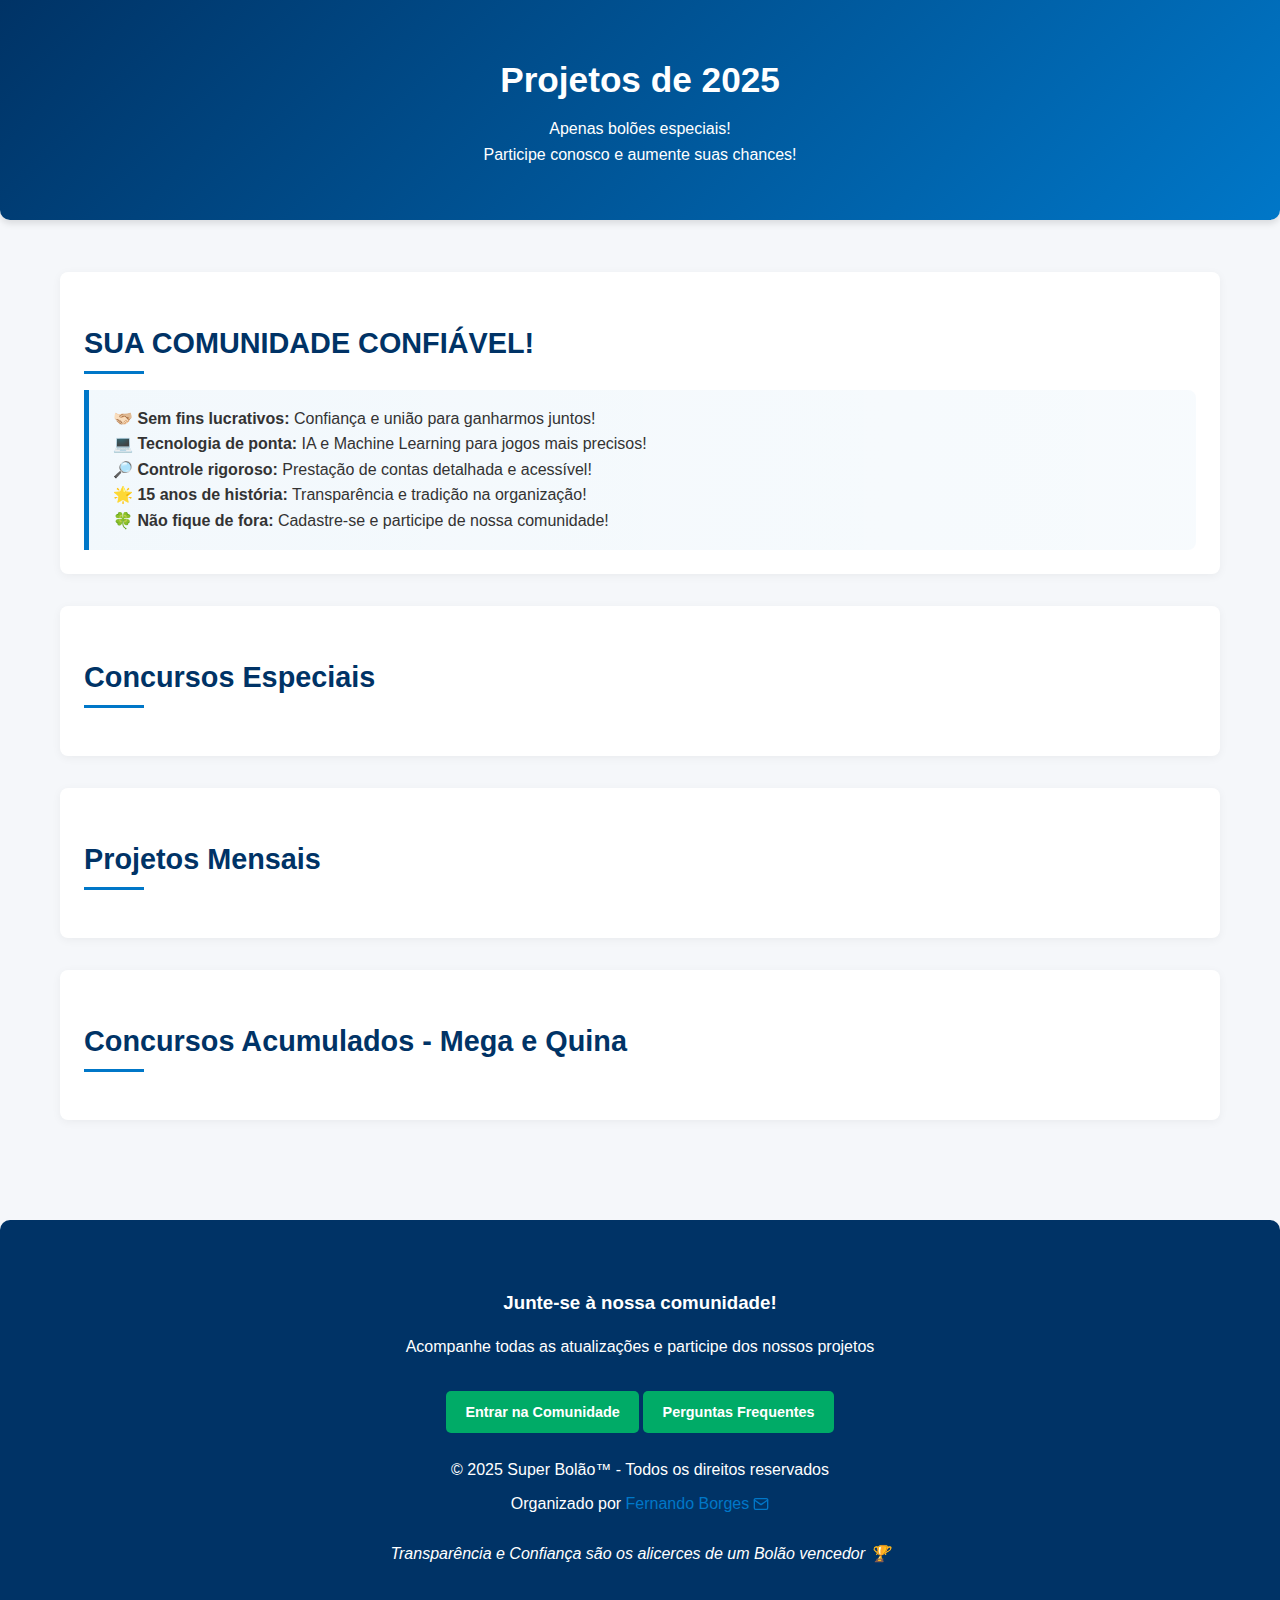
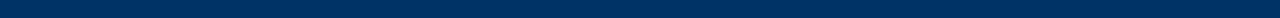
<file: index.html>
<!-- index.html com box adicionado logo após o título -->
<!DOCTYPE html>
<html lang="pt-BR">
<head>
  <meta charset="UTF-8">
  <meta name="viewport" content="width=device-width, initial-scale=1.0">
  <title>Bolões Especiais - Projetos 2025</title>
  <link rel="stylesheet" href="css/styles.css">
  <script defer src="js/config.js"></script>
  <script defer src="js/project-loader.js"></script>
</head>
<body>
  <div id="avisoTopo" class="aviso-topo" style="display: none;">
  <span id="mensagemAviso"></span>
  <a id="btnParticipar" href="#" class="btn-aviso">Quero participar!</a>
</div>
  <header>
    <div class="container">
      <h1>Projetos de 2025</h1>
      <p>Apenas bolões especiais!<br>Participe conosco e aumente suas chances!</p>
    </div>
  </header>

  <div class="container">
    <!-- NOVO box logo após o título -->
  <div class="card comunidade-info">
    <h2>SUA COMUNIDADE CONFIÁVEL!</h2>
    <div class="comunidade-conteudo">
      <p>🫱🏻‍🫲🏼 <strong>Sem fins lucrativos:</strong> Confiança e união para ganharmos juntos!</p>
      <p>💻 <strong>Tecnologia de ponta:</strong> IA e Machine Learning para jogos mais precisos!</p>
      <p>🔎 <strong>Controle rigoroso:</strong> Prestação de contas detalhada e acessível!</p>
      <p>🌟 <strong>15 anos de história:</strong> Transparência e tradição na organização!</p>
      <p>🍀 <strong>Não fique de fora:</strong> Cadastre-se e participe de nossa comunidade!</p>
    </div>
  </div>
    
    <div class="card" id="especiais-section">
      <h2>Concursos Especiais</h2>
      <div class="project-grid" id="especiais-list"></div>
    </div>

    <div class="card" id="mensais-section">
      <h2>Projetos Mensais</h2>
      <div class="project-grid" id="mensais-list"></div>
    </div>

    <div class="card" id="acumulados-section">
      <h2>Concursos Acumulados - Mega e Quina</h2>
      <div class="project-grid" id="acumulados-list"></div>
    </div>
  </div>

<!-- trecho do rodapé atualizado -->
<footer>
  <div class="container">
    <h3>Junte-se à nossa comunidade!</h3>
    <p style="margin: 1rem 0;">Acompanhe todas as atualizações e participe dos nossos projetos</p>

    <a href="https://docs.google.com/forms/d/e/1FAIpQLSeGURdHgTYpsLF4hcW45xlHJGkdqv4ubCNr3lvGk4dGCcTqxw/viewform" class="btn sb2025" target="_blank">Entrar na Comunidade</a>

    <!-- NOVO BOTÃO DE FAQ -->
    <a href="faq.html" class="btn sb2025" style="margin-top: 1rem; display: inline-block;">Perguntas Frequentes</a>

    <p style="margin-top: 1.5rem;">© 2025 Super Bolão™ - Todos os direitos reservados</p>
    <p style="margin-top: 0.5rem;">
      Organizado por
      <a href="mailto:correiodofernando@gmail.com"
         style="color: #0077C8;
                text-decoration: none;
                transition: all 0.3s ease;
                display: inline-flex;
                align-items: center;
                gap: 4px;">
        Fernando Borges
        <svg width="16" height="16" viewBox="0 0 24 24" fill="none" xmlns="http://www.w3.org/2000/svg">
          <path d="M4 4H20C21.1 4 22 4.9 22 6V18C22 19.1 21.1 20 20 20H4C2.9 20 2 19.1 2 18V6C2 4.9 2.9 4 4 4Z" stroke="#0077C8" stroke-width="2" stroke-linecap="round" stroke-linejoin="round"/>
          <path d="M22 6L12 13L2 6" stroke="#0077C8" stroke-width="2" stroke-linecap="round" stroke-linejoin="round"/>
        </svg>
      </a>
    </p>

    <p style="margin-top: 1.5rem; font-style: italic; text-align: center;">
      Transparência e Confiança são os alicerces de um Bolão vencedor 🏆
    </p>
  </div>
</footer>

</body>
</html>
</file>
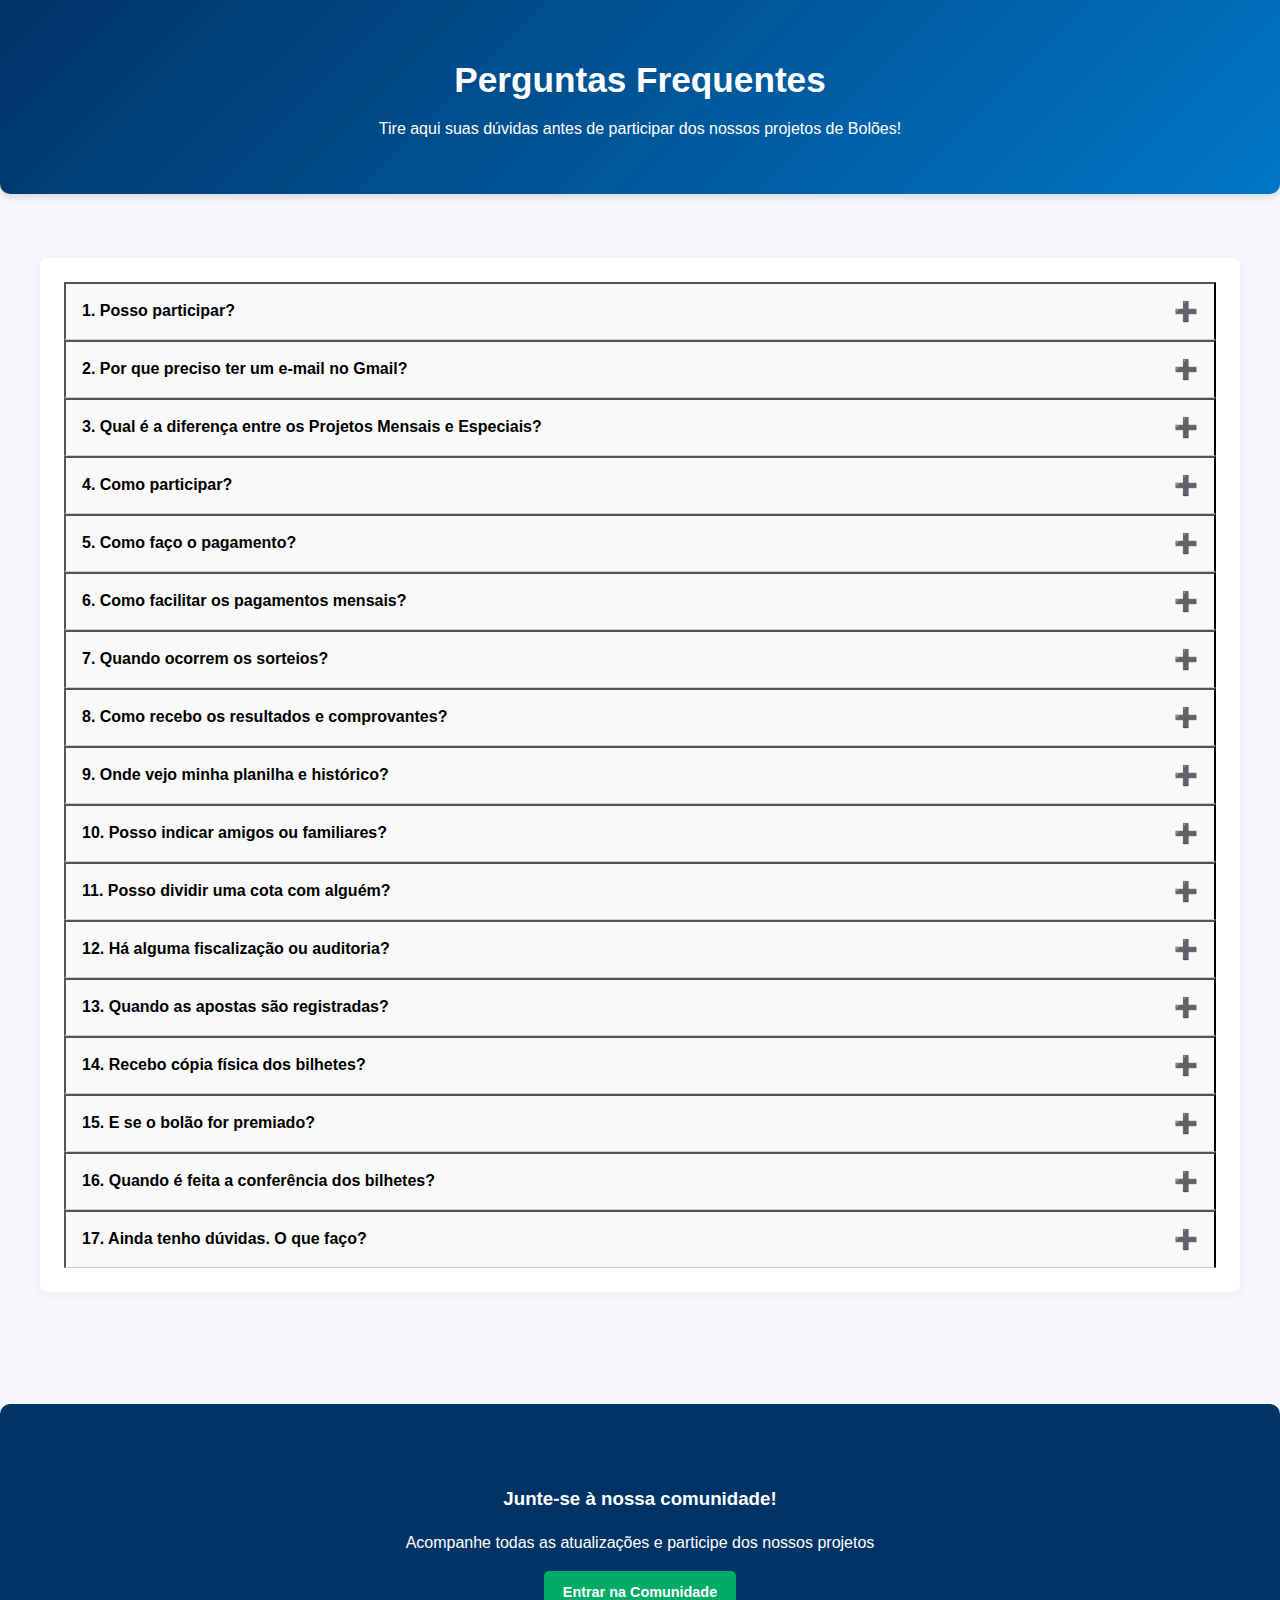
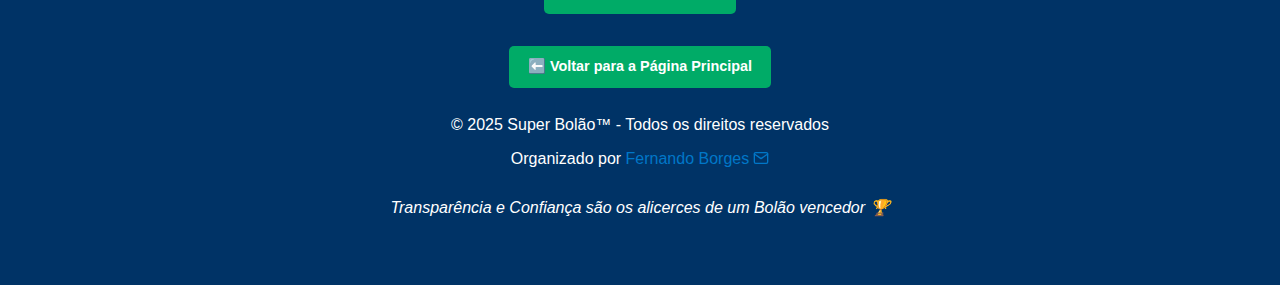
<file: faq.html>
<!DOCTYPE html>
<html lang="pt-BR">
<head>
  <meta charset="UTF-8" />
  <meta name="viewport" content="width=device-width, initial-scale=1.0"/>
  <title>Perguntas Frequentes – Projetos de Bolões</title>
  <link rel="stylesheet" href="css/styles.css" />
  <style>
    .accordion {
      border-bottom: 1px solid #ccc;
      cursor: pointer;
      padding: 1rem;
      width: 100%;
      text-align: left;
      background-color: #f9f9f9;
      font-weight: bold;
      transition: background-color 0.3s;
      display: flex;
      justify-content: space-between;
      align-items: center;
      font-size: 1rem;
    }
    .accordion:hover {
      background-color: #e9e9e9;
    }
    .accordion.active {
      background-color: #e0f7e9;
    }
    .accordion::after {
      content: '➕';
      font-size: 1.2rem;
      transition: transform 0.3s;
    }
    .accordion.active::after {
      content: '➖';
    }
    .panel {
      overflow: hidden;
      max-height: 0;
      padding: 0 1rem;
      background-color: white;
      transition: max-height 0.4s ease, padding 0.4s ease;
    }
    .panel.show {
      max-height: 500px; /* valor suficiente para o conteúdo */
      padding: 1rem;
    }
  </style>
</head>
<body>
  <header>
    <div class="container">
      <h1>Perguntas Frequentes</h1>
      <p>Tire aqui suas dúvidas antes de participar dos nossos projetos de Bolões!</p>
    </div>
  </header>

  <div class="container" style="padding: 2rem 0;">
    <div class="card" id="faq-container">

      <!-- Adicione seus botões sem numeração manual -->
      <button class="accordion">Posso participar?</button>
      <div class="panel">
        <p>Sim! Para participar dos nossos projetos, é necessário:</p>
        <ul>
          <li>Ser ex-integrante ou indicado por alguém que já participa;</li>
          <li>Ter seriedade, sorte e espírito de grupo;</li>
          <li>Realizar os pagamentos <strong>no valor exato e nas datas estipuladas para cada projeto</strong>;</li>
          <li>Ter um <strong>e-mail do Gmail</strong> para acesso às planilhas;</li>
          <li>Possuir <strong>WhatsApp</strong> para acompanhar a comunidade.</li>
        </ul>
      </div>

      <button class="accordion">Por que preciso ter um e-mail no Gmail?</button>
      <div class="panel">
        <p>Porque usamos os recursos do Google (Drive, Planilhas, Documentos). O acesso é exclusivo a usuários logados com conta Gmail.</p>
      </div>

    <button class="accordion">Qual é a diferença entre os Projetos Mensais e Especiais?</button>
    <div class="panel">
      <p>Os <strong>Projetos Mensais</strong> são recorrentes e cobrem todos os 24 sorteios do mês, de segunda a sábado, nas loterias:</p>
      <ul>
        <li><strong>Lotofácil Mensal</strong></li>
        <li><strong>Quina Mensal</strong></li>
      </ul>
      <p>Já os <strong>Projetos Especiais</strong> são voltados para grandes concursos anuais com grandes prêmios acumulados, como:</p>
      <ul>
        <li><strong>Mega da Virada</strong></li>
        <li><strong>Quina de São João</strong></li>
        <li><strong>Lotofácil da Independência</strong></li>
        <li><strong>Dupla Sena de Páscoa</strong></li>
      </ul>
      <p>Você pode participar de um ou mais projetos, conforme sua preferência e estratégia de jogo!</p>
      <p><br><strong>Além desses</strong>, existem também os <strong>Bolões específicos para a Mega e Quina acumuladas</strong>.</p>
    </div>



      <button class="accordion">Como participar?</button>
      <div class="panel">
        <p>Basta preencher o formulário de inscrição:</p>
        <a href="https://docs.google.com/forms/d/e/1FAIpQLSeGURdHgTYpsLF4hcW45xlHJGkdqv4ubCNr3lvGk4dGCcTqxw/viewform" target="_blank" class="btn sb2025">Quero Participar</a>
      </div>

      <button class="accordion">Como faço o pagamento?</button>
      <div class="panel">
      <p>Os pagamentos são feitos exclusivamente via <strong>PIX</strong>. Copie a chave utilizando o botão abaixo:</p>
      
      <!-- Botão com a chave armazenada de forma oculta -->
      <button onclick="copiarPix(this)" class="btn sb2025" style="margin-top: 0.5rem;" data-pix="3b4a7d83-2fcd-41a5-b7c6-1be66a8b9993">📋 Copiar Chave PIX</button>
      
      <p id="feedbackPix" style="color: green; display: none; margin-top: 0.5rem;">✅ Chave copiada!</p>
      
        <div style="
          margin-top: 1rem;
          padding: 1rem;
          background-color: #ffeaea;
          border-left: 5px solid #dc3545;
          border-radius: 4px;
          font-weight: bold;
          color: #721c24;
        ">
          ⚠️ Evite fraudes!<br>
          Antes de efetuar o PIX, verifique os seguintes dados:<br>
          👉🏼 Nome: <strong>FERNANDO MARQUES BORGES</strong><br>
          👉🏼 CPF: <strong>•••.468.296-••</strong><br>
          👉🏼 Identificador: <strong>BolaoBorges</strong>
        </div>
      </div>

      <button class="accordion">Como facilitar os pagamentos mensais?</button>
      <div class="panel">
        <p>Para os casos de projetos especiais, você pode agendar um PIX recorrente no seu banco com os valores corretos e datas certas - assim você evita esquecimentos. Projetos Mensais como Quina Mensal e Lotofácil Mensal precisam ser pagos no dia avisado pelo Administrador, pois os valores mudam mês a mês e não é possível agendar nesses casos.</p>
      </div>

      <button class="accordion">Quando ocorrem os sorteios?</button>
      <div class="panel">
        <p>Cada projeto segue o calendário oficial da Caixa. As datas são informadas com antecedência na comunidade.</p>
      </div>

      <button class="accordion">Como recebo os resultados e comprovantes?</button>
      <div class="panel">
        <p>Você recebe tudo por e-mail e pode acessar também as planilhas no Google Drive.</p>
      </div>

      <button class="accordion">Onde vejo minha planilha e histórico?</button>
      <div class="panel">
        <p>Você recebe em seu email um link exclusivo, com todos os dados de pagamentos, cotas e resultados. Pode conferir também abrindo seu Drive do google na área de arquivos "Compartilhados comigo"</p>
      </div>

      <button class="accordion">Posso indicar amigos ou familiares?</button>
      <div class="panel">
        <p>Sim! Participantes ativos podem indicar outras pessoas, desde que estas atendam aos critérios.</p>
      </div>

      <button class="accordion">Posso dividir uma cota com alguém?</button>
      <div class="panel">
        <p>Sim. Nesse caso, combinem e realizem o pagamento normalmente. Importante: A cota será registrada no nome de apenas uma pessoa, que deve ser designada. <strong>Importante:</strong> O bolão não se responsabiliza por pessoas não registradas no Bolão!</p>
      </div>

      <button class="accordion">Há alguma fiscalização ou auditoria?</button>
      <div class="panel">
        <p>Não há uma equipe formal, mas ao final de cada projeto é realizada uma auditoria voluntária. Documentos são enviados a todos os participantes. Qualquer pessoa pode pedir esclarecimentos ou realizar auditoria independente.</p>
      </div>

      <button class="accordion">Quando as apostas são registradas?</button>
      <div class="panel">
        <p>Todas as apostas serão registradas sempre com a antecedência necessária e variam de projeto a projeto. Acompanhe as informações na comunidade!</p>
      </div>

      <button class="accordion">Recebo cópia física dos bilhetes?</button>
      <div class="panel">
        <p>Não. As apostas são digitais, feitas no app oficial da Caixa. Todos os comprovantes e recibos são compartilhados nos emails dos participantes para conferência.</p>
      </div>

      <button class="accordion">E se o bolão for premiado?</button>
      <div class="panel">
        <p>Se o valor individual for significativo, será repassado via PIX. Caso contrário, o valor será reapostado, conforme pesquisa para decidir coletivamente.</p>
      </div>

      <button class="accordion">Quando é feita a conferência dos bilhetes?</button>
      <div class="panel">
        <p>A conferência acontece logo após cada sorteio (por volta das 21:20h), e todos recebem o relatório completo no e-mail.</p>
      </div>

      <button class="accordion">Ainda tenho dúvidas. O que faço?</button>
      <div class="panel">
        <p>Entre em contato com o organizador <a href="mailto:correiodofernando@gmail.com">aqui</a>.</p>
      </div>

    </div>
  </div>

  <footer>
    <div class="container" style="text-align: center; padding: 2rem 0;">
      <h3>Junte-se à nossa comunidade!</h3>
      <p style="margin: 1rem 0;">Acompanhe todas as atualizações e participe dos nossos projetos</p>
  
      <a href="https://docs.google.com/forms/d/e/1FAIpQLSeGURdHgTYpsLF4hcW45xlHJGkdqv4ubCNr3lvGk4dGCcTqxw/viewform" class="btn sb2025" target="_blank">Entrar na Comunidade</a>
  
      <div style="margin: 2rem 0 1rem;">
        <a href="index.html" class="btn sb2025">⬅️ Voltar para a Página Principal</a>
      </div>
  
      <p style="margin-top: 1.5rem;">© 2025 Super Bolão™ - Todos os direitos reservados</p>
      
      <p style="margin-top: 0.5rem;">
        Organizado por
        <a href="mailto:correiodofernando@gmail.com"
           style="color: #0077C8;
                  text-decoration: none;
                  transition: all 0.3s ease;
                  display: inline-flex;
                  align-items: center;
                  gap: 4px;">
          Fernando Borges
          <svg width="16" height="16" viewBox="0 0 24 24" fill="none" xmlns="http://www.w3.org/2000/svg">
            <path d="M4 4H20C21.1 4 22 4.9 22 6V18C22 19.1 21.1 20 20 20H4C2.9 20 2 19.1 2 18V6C2 4.9 2.9 4 4 4Z" stroke="#0077C8" stroke-width="2" stroke-linecap="round" stroke-linejoin="round"/>
            <path d="M22 6L12 13L2 6" stroke="#0077C8" stroke-width="2" stroke-linecap="round" stroke-linejoin="round"/>
          </svg>
        </a>
      </p>
  
      <p style="margin-top: 1.5rem; font-style: italic;">
        Transparência e Confiança são os alicerces de um Bolão vencedor 🏆
      </p>
    </div>
  </footer>


  <script>
    const acc = document.querySelectorAll(".accordion");
    acc.forEach((btn, index) => {
      // Numeração automática
      const numero = index + 1;
      const textoOriginal = btn.textContent.trim().replace(/^\d+\.\s*/, '');
      btn.innerHTML = `<span>${numero}. ${textoOriginal}</span>`;

      // Clique: abre apenas 1 por vez
      btn.addEventListener("click", () => {
        acc.forEach(other => {
          if (other !== btn) {
            other.classList.remove("active");
            other.nextElementSibling.classList.remove("show");
          }
        });
        btn.classList.toggle("active");
        btn.nextElementSibling.classList.toggle("show");
      });
    });
  </script>

  <script>
    function copiarPix(botao) {
      const chave = botao.getAttribute("data-pix");
      navigator.clipboard.writeText(chave).then(() => {
        const feedback = document.getElementById("feedbackPix");
        feedback.style.display = "block";
        setTimeout(() => {
          feedback.style.display = "none";
        }, 2000);
      });
    }
  </script>
  
</body>
</html>
</file>
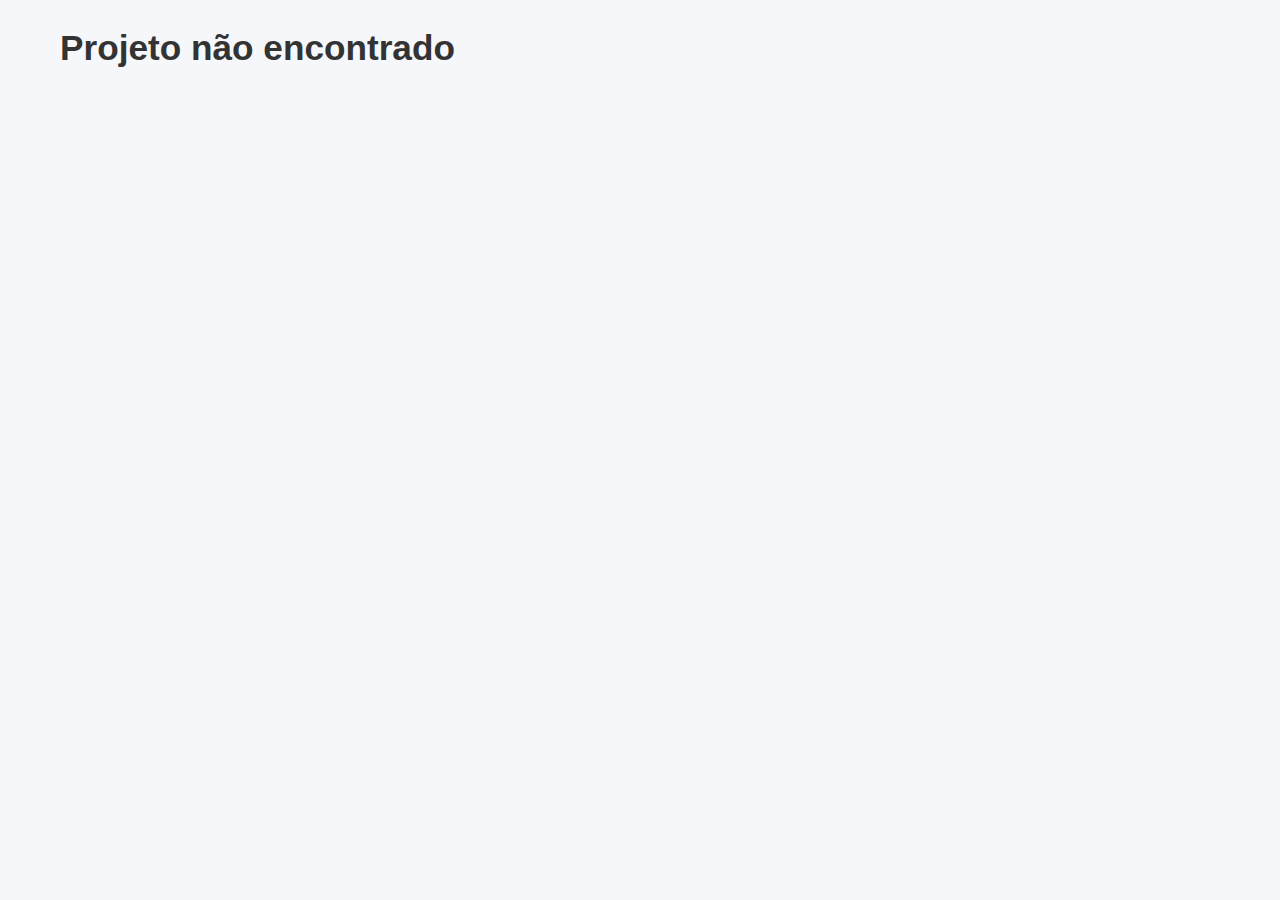
<file: templates/acumulados.html>
<!DOCTYPE html>
<html lang="pt-BR">
<head>
  <meta charset="UTF-8">
  <meta name="viewport" content="width=device-width, initial-scale=1.0">
  <title id="tituloPagina">Bolão Acumulado</title>
  <link rel="stylesheet" href="../css/styles.css">
  <script defer src="../js/config.js"></script>
  <script defer>
    document.addEventListener("DOMContentLoaded", () => {
      const params = new URLSearchParams(window.location.search);
      const id = params.get("id");
      const projeto = PROJETOS.acumulados.projetos.find(p => p.id === id);

      if (!projeto) {
        document.body.innerHTML = '<div class="container"><h1>Projeto não encontrado</h1></div>';
        return;
      }

      document.title = `Bolão - ${projeto.nome}`;
      document.getElementById("tituloPagina").textContent = `Bolão - ${projeto.nome}`;
      document.getElementById("headerTitle").innerHTML = `${projeto.nome}`;
      document.getElementById("infoProjeto").innerHTML = `
        <div>
          <p><span class="emoji">🎟️</span> Cota individual de <strong>R$ ${projeto.valor},00</strong> por concurso</p>
          <p><span class="emoji">📈</span> Ativado somente para concursos acima de <strong>R$ ${projeto.minimo} milhões</strong></p>
          <p><span class="emoji">📊</span> Predições geradas por algoritmos inteligentes</p>
          <p><span class="emoji">📧</span> Resultados enviados apenas aos participantes confirmados</p>
        </div>`;
      document.body.style.setProperty("--secondary", `rgb(${projeto.corPrimaria})`);
      document.getElementById("footerTituloBolao").textContent = `Participe do bolão ${projeto.nome}!`;
    });
  </script>
</head>
<body>
  <header>
    <div class="container">
      <h1 id="headerTitle"></h1>
      <p>Participação nos concursos acumulados com prêmios milionários!</p>
    </div>
  </header>

  <div class="container">
    <div class="content-card">
      <div class="alert-box">
        <h2>INFORMAÇÕES IMPORTANTES</h2>
        <p>⏰ A entrada em cada bolão finaliza às <strong>18h do dia anterior ao sorteio</strong>.</p>
        <p><span class="emoji">🔔</span> Fique atento: os avisos de prẽmios acumulados ocorrem na comunidade no início da manhã!</p>
      </div>

      <h2>COMO FUNCIONA</h2>
      <div id="infoProjeto"></div>

      <div class="highlight-box">
        <h2>COMO PARTICIPAR</h2>
        <div>
          <p><span class="emoji">👀</span> Acompanhe os avisos na comunidade</p>
          <p><span class="emoji">💸</span> Envie seu PIX no valor exato e dentro do prazo</p>
          <p><span class="emoji">📧</span> Você receberá a confirmação por e-mail, sem necessidade de envio de comprovante</p>
          <p><span class="emoji">🎯</span> Recebimento da Prestação de Contas após o registro do bolão e Relatório Final enviado por email após as 21:20h do dia do sorteio</p>
        </div>
      </div>


      <div class="danger-box">
        <h2>REGRAS IMPORTANTES</h2>
        <div>
          <p><span class="emoji">⏰</span> Não faça PIX após as 18h!</p>
          <p><span class="emoji">👥</span> É permitido adquirir mais de uma cota. Para isso, faça o PIX do valor desejado, em múltiplos exatos</p>
        </div>
      </div>


      <h2>FIQUE CONECTADO</h2>
      <div>
        <p><span class="emoji">🔔</span> Ative as notificações da comunidade para não perder nenhuma chamada!</p>
        <p><span class="emoji">👥</span> Convide amigos interessados!</p>
      </div>


      <div style="text-align: center; margin-top: 2rem;">
        <p style="font-size: 1.2rem; font-weight: 600; color: var(--primary);"><span class="emoji">🍀</span> BOA SORTE! <span class="emoji">🍀</span></p>
        <p style="font-style: italic;">Borges - Admin <span class="emoji">👨‍💼</span></p>
      </div>
    </div>
  </div>

  <footer>
    <div class="container">
      <h3 id="footerTituloBolao">Participe do nosso bolão mensal!</h3>
      <p style="margin: 1rem 0;">Não perca os grandes prêmios! Junte-se a nós e aumente suas chances de ganhar!</p>
      <a href="https://docs.google.com/forms/d/e/1FAIpQLSeGURdHgTYpsLF4hcW45xlHJGkdqv4ubCNr3lvGk4dGCcTqxw/viewform"
         class="btn sb2025" target="_blank">Quero Participar</a>

      <p style="margin-top: 1.5rem;">© Borges 2025 - Todos os direitos reservados</p>
      <p style="margin-top: 0.5rem;">
        Organizado por
        <a href="mailto:correiodofernando@gmail.com"
           style="color: #0077C8;
                  text-decoration: none;
                  transition: all 0.3s ease;
                  display: inline-flex;
                  align-items: center;
                  gap: 4px;">
          Borges
          <svg width="16" height="16" viewBox="0 0 24 24" fill="none" xmlns="http://www.w3.org/2000/svg">
            <path d="M4 4H20C21.1 4 22 4.9 22 6V18C22 19.1 21.1 20 20 20H4C2.9 20 2 19.1 2 18V6C2 4.9 2.9 4 4 4Z" stroke="#0077C8" stroke-width="2" stroke-linecap="round" stroke-linejoin="round"/>
            <path d="M22 6L12 13L2 6" stroke="#0077C8" stroke-width="2" stroke-linecap="round" stroke-linejoin="round"/>
          </svg>
        </a>
      </p>
    </div>
  </footer>
</body>
</html>
</file>
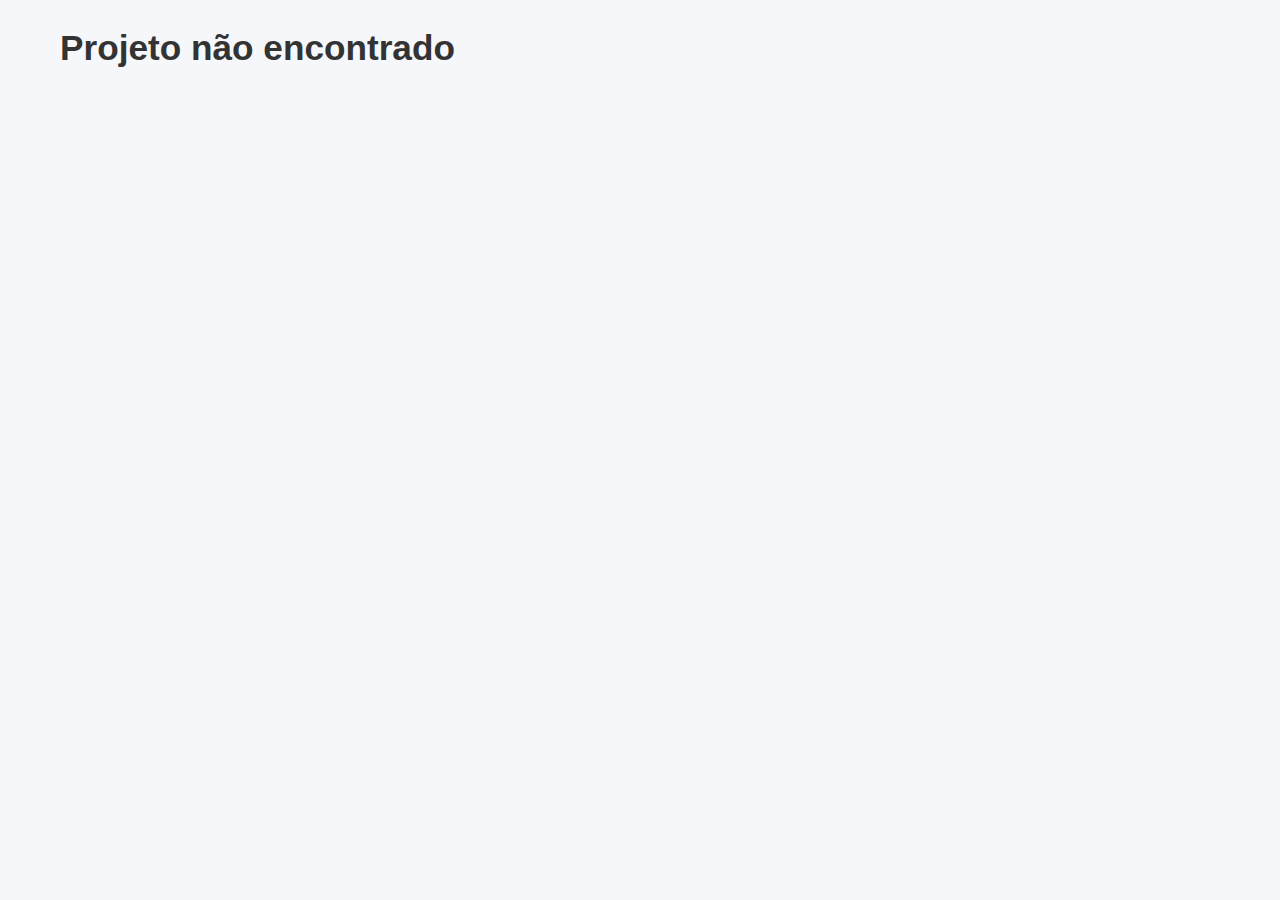
<file: templates/mensais.html>
<!DOCTYPE html>
<html lang="pt-BR">
<head>
  <meta charset="UTF-8">
  <meta name="viewport" content="width=device-width, initial-scale=1.0">
  <title id="tituloPagina">Bolão Mensal</title>
  <link rel="stylesheet" href="../css/styles.css">
  <script defer src="../js/config.js"></script>
  <script defer>
    document.addEventListener("DOMContentLoaded", () => {
      const params = new URLSearchParams(window.location.search);
      const id = params.get("id");
      const projeto = PROJETOS.mensais.projetos.find(p => p.id === id);

      if (!projeto) {
        document.body.innerHTML = '<div class="container"><h1>Projeto não encontrado</h1></div>';
        return;
      }

      document.title = `Bolão Mensal - ${projeto.nome}`;
      document.getElementById("tituloPagina").textContent = `Bolão Mensal - ${projeto.nome}`;
      document.getElementById("headerTitle").textContent = projeto.nome;
      document.getElementById("headerSubtitle").textContent = `Participação permanente em ${projeto.ciclo} concursos diários`;
      document.getElementById("infoProjeto").innerHTML = `
        <ul>
          <li>Cotas mensais de <strong>R$ ${projeto.cotaMensal},00</strong>.</li>
          <li>Participação nos <strong>${projeto.ciclo}</strong> concursos seguidos do ciclo.</li>
          <li>Pagamentos mensais via PIX, sempre após a finalização do ciclo vigente.</li>
          <li>Prestacão de contas via GMail e grupo de WhatsApp silenciado.</li>
          <li>Transparência total e resultados diários por e-mail apenas aos participantes confirmados.</li>
        </ul>`;
      document.body.style.setProperty("--secondary", `rgb(${projeto.corPrimaria})`);
    });
  </script>
</head>
<body>
  <header>
    <div class="container">
      <h1 id="headerTitle"></h1>
      <p id="headerSubtitle"></p>
    </div>
  </header>

  <div class="container">
    <div class="content-card">
      <h2>INFORMAÇÕES GERAIS</h2>
      <div id="infoProjeto"></div>

      <div class="highlight-box">
        <h2>POSSO PARTICIPAR?</h2>
        <p>Sim! Os requisitos para sua participação no bolão mensal são:</p>
        <ul>
          <li>Comprometimento com a permanência no grupo e pagamentos regulares.</li>
          <li>Ser indicado ou já ter participado de projetos anteriores.</li>
          <li>Ter GMail e WhatsApp ativos para comunicação e confirmações.</li>
        </ul>
      </div>

      <h2>PREMIAÇÕES</h2>
      <ul>
        <li>Prêmios significativos serão repassados via PIX.</li>
        <li>Valores inferiores são acumulados no mês e utilizados como desconto no mês seguinte.</li>
      </ul>

      <div style="text-align: center; margin-top: 2rem;">
        <p style="font-size: 1.2rem; font-weight: 600; color: var(--primary);">EU ACREDITO!</p>
        <p style="font-style: italic;">Borges - Admin.</p>
      </div>
    </div>
  </div>

  <footer>
    <div class="container">
      <h3>Participe do nosso bolão mensal!</h3>
      <p style="margin: 1rem 0;">Junte-se a nós e aumente suas chances de ganhar</p>
      <a href="https://docs.google.com/forms/d/e/1FAIpQLSeGURdHgTYpsLF4hcW45xlHJGkdqv4ubCNr3lvGk4dGCcTqxw/viewform" class="btn sb2025" target="_blank">Quero Participar</a>

      <p style="margin-top: 1.5rem;">© 2025 Bolão Mensal - Todos os direitos reservados</p>
      <p style="margin-top: 0.5rem;">
        Organizado por
        <a href="mailto:correiodofernando@gmail.com"
           style="color: #0077C8;
                  text-decoration: none;
                  transition: all 0.3s ease;
                  display: inline-flex;
                  align-items: center;
                  gap: 4px;">
          Fernando Borges
          <svg width="16" height="16" viewBox="0 0 24 24" fill="none" xmlns="http://www.w3.org/2000/svg">
            <path d="M4 4H20C21.1 4 22 4.9 22 6V18C22 19.1 21.1 20 20 20H4C2.9 20 2 19.1 2 18V6C2 4.9 2.9 4 4 4Z" stroke="#0077C8" stroke-width="2" stroke-linecap="round" stroke-linejoin="round"/>
            <path d="M22 6L12 13L2 6" stroke="#0077C8" stroke-width="2" stroke-linecap="round" stroke-linejoin="round"/>
          </svg>
        </a>
      </p>
    </div>
  </footer>
</body>
</html>
</file>
<file: css/styles.css>
/* ==========================
   Cores e Variáveis Globais
   ========================== */
:root {
  --primary: #003366;
  --secondary: #0077C8;
  --accent: #FF6600;
  --light: #F2F2F2;
  --dark: #333333;
  --success: #009933;

  /* Cores dos projetos */
  --lf-indep: 128, 53, 148;
  --qsj: 0, 93, 164;
  --dsp: 166, 42, 82;
  --sb2025: 0, 171, 103;
  --mega: 0, 171, 103;
  --quina: 0, 93, 164;
  --lotofacil: 128, 53, 148;
  --dupla: 166, 42, 82;
}

/* ==========================
   Reset e Base
   ========================== */
* {
  box-sizing: border-box;
  margin: 0;
  padding: 0;
}

body {
  font-family: 'Poppins', sans-serif;
  line-height: 1.6;
  background-color: #f5f7fa;
  color: var(--dark);
}

.container {
  max-width: 1200px;
  margin: 0 auto;
  padding: 20px;
}

/* ==========================
   Cabeçalho
   ========================== */
header {
  background: linear-gradient(135deg, var(--primary), var(--secondary));
  color: white;
  padding: 2rem 0;
  text-align: center;
  border-radius: 0 0 10px 10px;
  box-shadow: 0 4px 6px rgba(0, 0, 0, 0.1);
  margin-bottom: 2rem;
}

h1 {
  font-size: 2.2rem;
  margin-bottom: 0.5rem;
}

h2 {
  color: var(--primary);
  margin: 1.5rem 0 1rem;
  font-size: 1.8rem;
  position: relative;
  padding-bottom: 0.5rem;
}

h2::after {
  content: '';
  position: absolute;
  bottom: 0;
  left: 0;
  width: 60px;
  height: 3px;
  background: var(--secondary);
}

h3 {
  color: var(--secondary);
  margin: 1rem 0;
}

footer h3 {
  color: white;
}

/* ==========================
   Cards e Layout
   ========================== */
.card {
  background: white;
  border-radius: 8px;
  box-shadow: 0 2px 10px rgba(0, 0, 0, 0.05);
  padding: 1.5rem;
  margin-bottom: 2rem;
  transition: transform 0.3s ease, box-shadow 0.3s ease;
}

.card:hover {
  transform: translateY(-5px);
  box-shadow: 0 5px 15px rgba(0, 0, 0, 0.1);
}

.project-card {
  display: flex;
  justify-content: space-between;
  align-items: center;
  padding: 1rem;
  margin-bottom: 1rem;
  background: white;
  border-radius: 8px;
  box-shadow: 0 2px 5px rgba(0,0,0,0.1);
  transition: all 0.3s ease;
  border-left: 4px solid;
}

.project-card:hover {
  transform: translateY(-3px);
  box-shadow: 0 5px 15px rgba(0,0,0,0.1);
}

.project-info {
  flex: 1;
}

.project-info h3 {
  color: var(--primary);
  margin-bottom: 0.5rem;
}

.project-date {
  color: #666;
  font-size: 0.9rem;
}

.project-grid {
  display: grid;
  grid-template-columns: repeat(auto-fill, minmax(300px, 1fr));
  gap: 1.5rem;
  margin-top: 1.5rem;
}

/* Estilo especial para o conteúdo da comunidade */
.comunidade-conteudo {
  background: linear-gradient(to right, rgba(0, 119, 200, 0.05), rgba(0, 119, 200, 0.03));
  border-left: 5px solid var(--secondary);
  padding: 1rem 1rem 1rem 1.5rem;
  margin-top: 0.5rem;
  border-radius: 0 8px 8px 0;
}

.highlight-box {
  border-left: 4px solid var(--secondary);
  padding-left: 16px;
  margin: 1.5rem 0;
}

.highlight-box h2 {
  margin-top: 0;
}



/* ==========================
   Cores por Projeto
   ========================== */
.project-card.lf-indep,
.project-card.lf,
.project-card.lotofacil {
  background: linear-gradient(to right, rgba(var(--lotofacil), 0.1), rgba(239,118,94,0.1));
  border-left-color: rgb(var(--lotofacil));
}

.project-card.qsj,
.project-card.quina {
  background: linear-gradient(to right, rgba(var(--quina), 0.1), rgba(0,153,218,0.1));
  border-left-color: rgb(var(--quina));
}

.project-card.ds-pascoa,
.project-card.ds {
  background: linear-gradient(to right, rgba(var(--dupla), 0.1), rgba(215,25,32,0.1));
  border-left-color: rgb(var(--dupla));
}

.btn.ds-pascoa,
.btn.ds {
  background-color: rgb(var(--dupla));
  color: white;
}
.btn.ds-pascoa:hover,
.btn.ds:hover {
  background-color: rgba(var(--dupla), 0.9);
}

.project-card.dsp,
.project-card.dupla {
  background: linear-gradient(to right, rgba(var(--dupla), 0.1), rgba(215,25,32,0.1));
  border-left-color: rgb(var(--dupla));
}

.project-card.sb2025,
.project-card.mega {
  background: linear-gradient(to right, rgba(var(--mega), 0.1), rgba(128,195,66,0.1));
  border-left-color: rgb(var(--mega));
}

/* ==========================
   Botões
   ========================== */
.btn {
  display: inline-block;
  color: white;
  padding: 0.6rem 1.2rem;
  border-radius: 5px;
  font-weight: 600;
  transition: all 0.3s ease;
  border: none;
  cursor: pointer;
  text-align: center;
  text-decoration: none;
  font-size: 0.9rem;
  min-width: 120px;
}

.btn.lf-indep,
.btn.lf,
.btn.lotofacil {
  background-color: rgb(var(--lotofacil));
}

.btn.lf-indep:hover,
.btn.lf:hover,
.btn.lotofacil:hover {
  background-color: rgba(var(--lotofacil), 0.9);
}

.btn.qsj,
.btn.quina {
  background-color: rgb(var(--quina));
}

.btn.qsj:hover,
.btn.quina:hover {
  background-color: rgba(var(--quina), 0.9);
}

.btn.dsp,
.btn.dupla {
  background-color: rgb(var(--dupla));
}

.btn.dsp:hover,
.btn.dupla:hover {
  background-color: rgba(var(--dupla), 0.9);
}

.btn.sb2025,
.btn.mega {
  background-color: rgb(var(--mega));
}

.btn.sb2025:hover,
.btn.mega:hover {
  background-color: rgba(var(--mega), 0.9);
}

.aviso-topo {
  background: #ffeb3b;
  color: #000;
  text-align: center;
  padding: 0.7rem 1rem;
  font-weight: bold;
  position: sticky;
  top: 0;
  left: 0;
  width: 100%;
  z-index: 999;
  box-shadow: 0 2px 6px rgba(0,0,0,0.07);
  display: flex;
  align-items: center;
  justify-content: center;
  gap: 1rem;
}
.aviso-topo .btn-aviso {
  background: #2196f3;
  color: #fff !important;
  padding: 0.35rem 1.2rem;
  border-radius: 4px;
  margin-left: 0.8rem;
  font-weight: 500;
  text-decoration: none;
  transition: background 0.2s;
}
.aviso-topo .btn-aviso:hover {
  background: #1769aa;
}


/* ==========================
   Footer
   ========================== */
footer {
  text-align: center;
  padding: 2rem 0;
  margin-top: 3rem;
  background-color: var(--primary);
  color: white;
  border-radius: 10px 10px 0 0;
}

/* ==========================
   Responsivo
   ========================== */
@media (max-width: 768px) {
  h1 {
    font-size: 1.8rem;
  }

  h2 {
    font-size: 1.5rem;
  }

  .project-card {
    flex-direction: column;
    align-items: flex-start;
  }

  .btn {
    width: 100%;
    margin-top: 1rem;
  }
}
</file>
